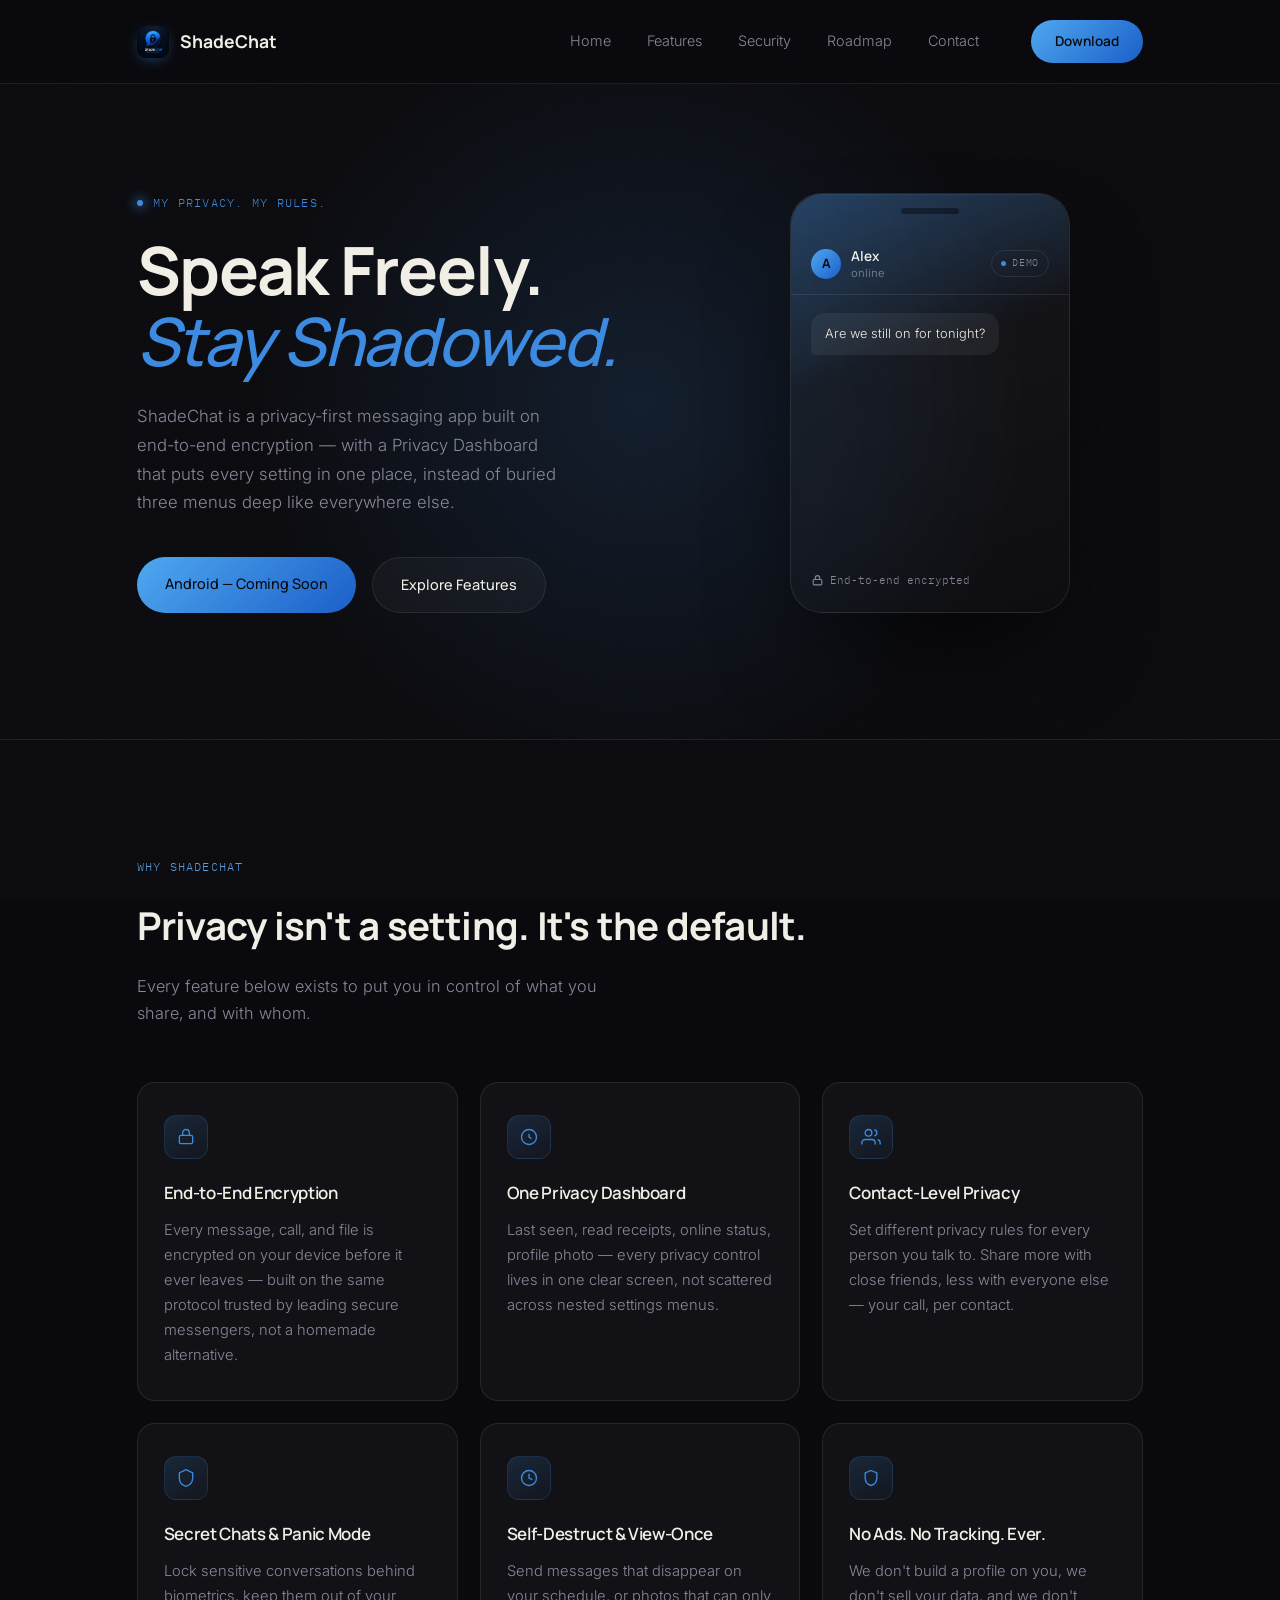
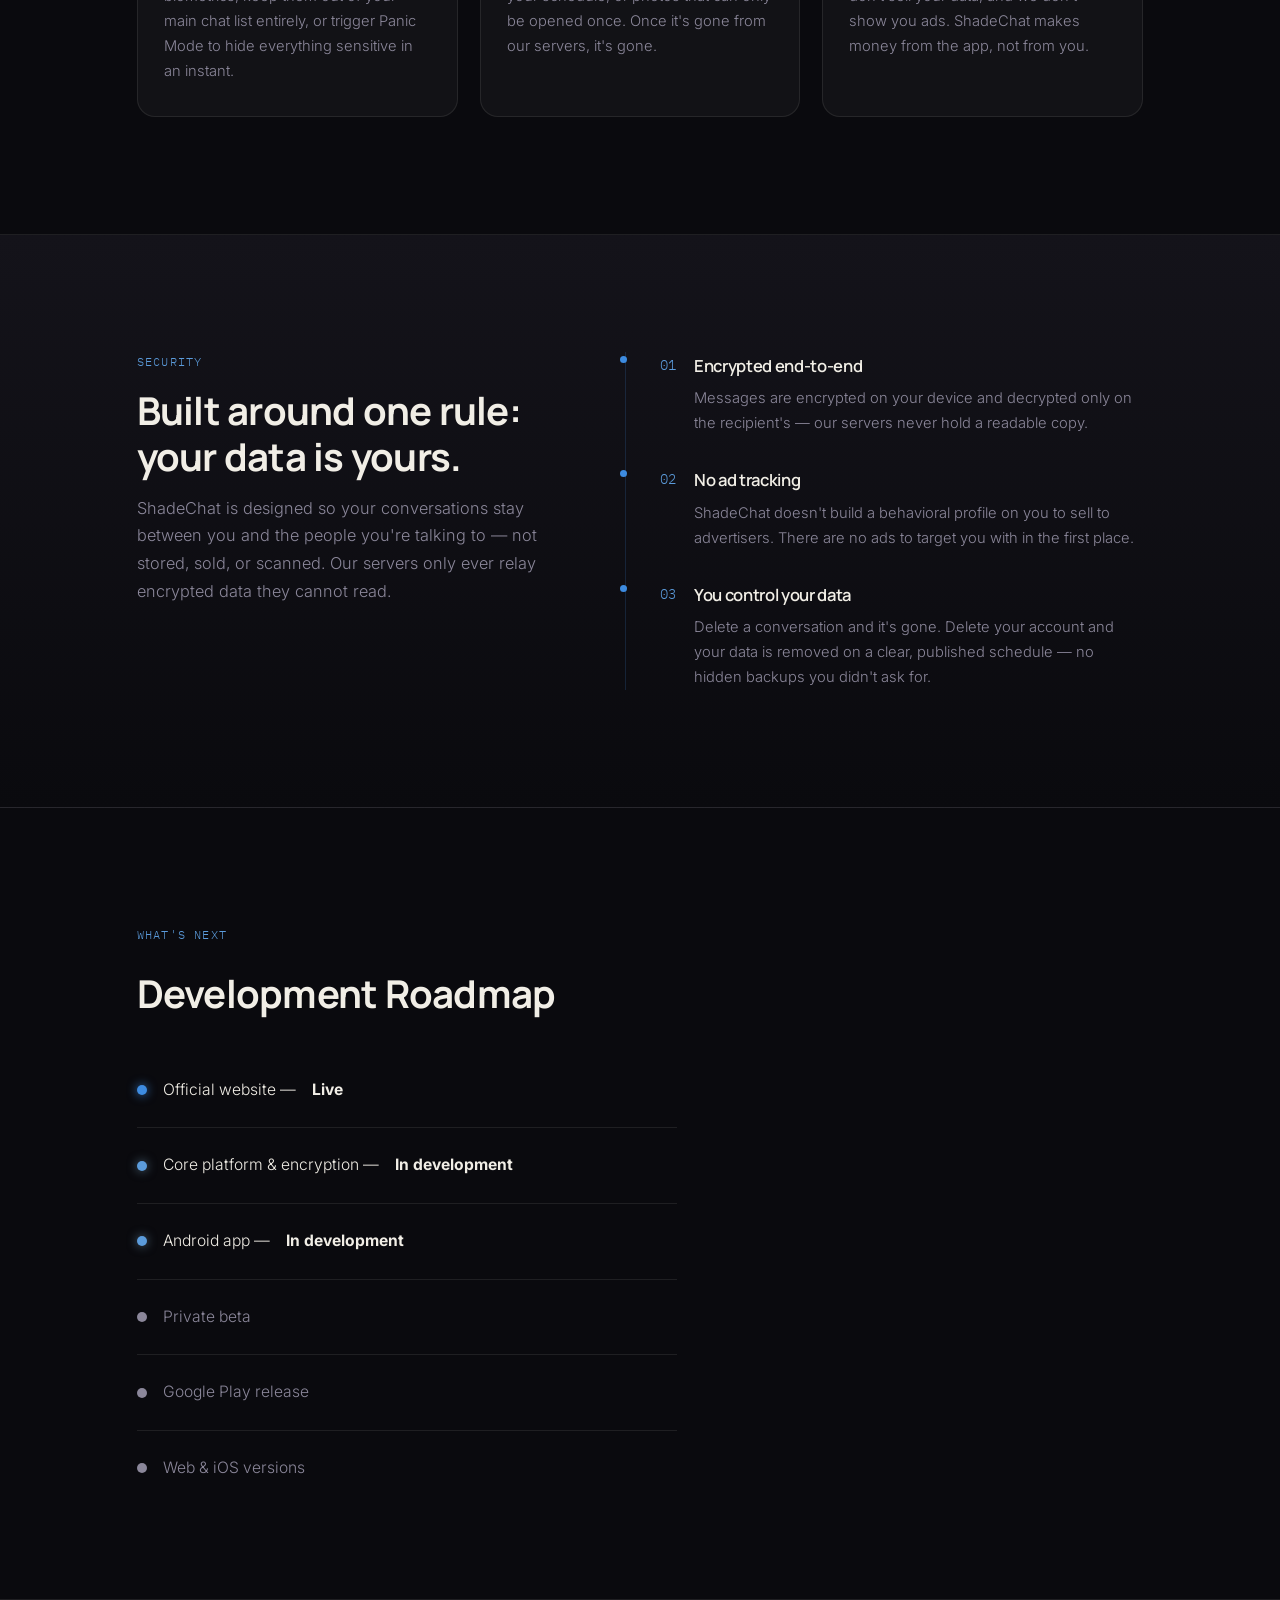
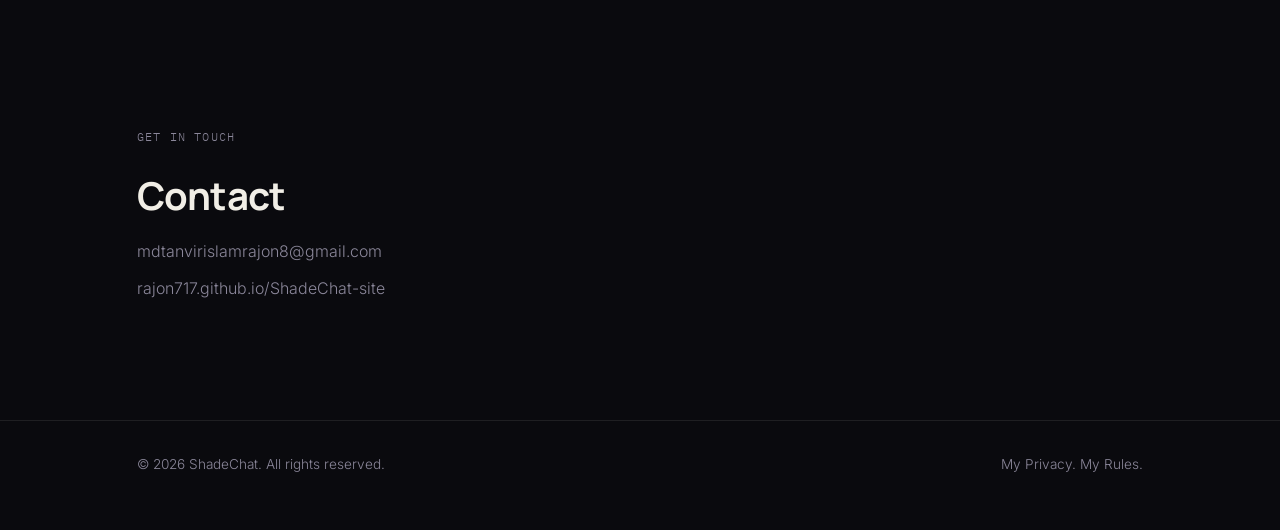
<file: index.html>
<!DOCTYPE html>
<html lang="en">
<head>
<meta charset="UTF-8">
<meta name="viewport" content="width=device-width, initial-scale=1.0">
<title>ShadeChat | Speak Freely. Stay Shadowed.</title>
<meta name="description" content="ShadeChat is a privacy-first messaging app built on end-to-end encryption, a Privacy Dashboard you control, Secret Chats, and Panic Mode. My Privacy. My Rules.">
<meta name="robots" content="index, follow">
<meta name="author" content="MD Tanvir Islam Rajon">
<meta name="keywords" content="ShadeChat, secure messaging, private chat, encrypted chat, privacy app">
<meta property="og:title" content="ShadeChat">
<meta property="og:description" content="Privacy-first messaging app">
<meta property="og:image" content="logo.png">
<meta property="og:type" content="website">
<link rel="icon" href="logo.png" type="image/png">
<link rel="stylesheet" href="style.css">
<link rel="preconnect" href="https://fonts.googleapis.com">
<link rel="preconnect" href="https://fonts.gstatic.com" crossorigin>
<link href="https://fonts.googleapis.com/css2?family=Manrope:wght@400;500;600;700;800&family=Inter:wght@300;400;500&family=IBM+Plex+Mono:wght@400;500&display=swap" rel="stylesheet">
</head>
<body>

<div class="grain" aria-hidden="true"></div>

<header class="header">
  <div class="container nav-inner">
    <a href="#home" class="logo">
      <img src="logo.png" alt="ShadeChat" class="logo-mark">
      <span>ShadeChat</span>
    </a>

    <nav class="nav" id="site-nav">
      <a href="#home">Home</a>
      <a href="#features">Features</a>
      <a href="#security">Security</a>
      <a href="#roadmap">Roadmap</a>
      <a href="#contact">Contact</a>
    </nav>

    <a href="#" class="download-btn">Download</a>

    <button class="nav-toggle" id="nav-toggle" aria-label="Toggle menu" aria-expanded="false">
      <span></span><span></span><span></span>
    </button>
  </div>
</header>

<main>

  <section id="home" class="hero">
    <div class="hero-glow" aria-hidden="true"></div>
    <div class="container hero-inner">
      <div class="hero-content reveal">
        <p class="eyebrow"><span class="dot-pulse"></span>My Privacy. My Rules.</p>
        <h1>Speak Freely.<br><span class="italic">Stay Shadowed.</span></h1>
        <p class="hero-sub">
          ShadeChat is a privacy-first messaging app built on end-to-end encryption —
          with a Privacy Dashboard that puts every setting in one place, instead of
          buried three menus deep like everywhere else.
        </p>
        <div class="hero-buttons">
          <a href="#" class="btn-primary">Android — Coming Soon</a>
          <a href="#features" class="btn-secondary">Explore Features</a>
        </div>
      </div>

      <div class="hero-visual reveal" aria-hidden="true">
        <div class="device">
          <div class="device-rim"></div>
          <div class="device-notch"></div>

          <div class="device-header">
            <div class="avatar">A</div>
            <div class="device-header-text">
              <span class="contact-name">Alex</span>
              <span class="contact-status" id="statusText">online</span>
            </div>
            <div class="live-badge"><span class="live-dot"></span>DEMO</div>
          </div>

          <div class="device-body" id="chatBody"></div>

          <div class="phone-lock">
            <svg viewBox="0 0 24 24" width="13" height="13" fill="none" stroke="currentColor" stroke-width="2">
              <rect x="4" y="10" width="16" height="10" rx="2"></rect>
              <path d="M8 10V7a4 4 0 0 1 8 0v3"></path>
            </svg>
            <span>End-to-end encrypted</span>
          </div>
        </div>
      </div>
    </div>
  </section>

  <section id="features" class="features">
    <div class="container">
      <p class="section-eyebrow reveal">Why ShadeChat</p>
      <h2 class="reveal">Privacy isn't a setting. It's the default.</h2>
      <p class="section-subtitle reveal">Every feature below exists to put you in control of what you share, and with whom.</p>

      <div class="features-grid">
        <div class="feature-card reveal">
          <div class="feature-icon">
            <svg viewBox="0 0 24 24" width="20" height="20" fill="none" stroke="currentColor" stroke-width="1.6">
              <rect x="4" y="10" width="16" height="10" rx="2"></rect>
              <path d="M8 10V7a4 4 0 0 1 8 0v3"></path>
            </svg>
          </div>
          <h3>End-to-End Encryption</h3>
          <p>Every message, call, and file is encrypted on your device before it ever leaves — built on the same protocol trusted by leading secure messengers, not a homemade alternative.</p>
        </div>

        <div class="feature-card reveal">
          <div class="feature-icon">
            <svg viewBox="0 0 24 24" width="20" height="20" fill="none" stroke="currentColor" stroke-width="1.6">
              <circle cx="12" cy="12" r="9"></circle>
              <path d="M12 8v4l3 2"></path>
            </svg>
          </div>
          <h3>One Privacy Dashboard</h3>
          <p>Last seen, read receipts, online status, profile photo — every privacy control lives in one clear screen, not scattered across nested settings menus.</p>
        </div>

        <div class="feature-card reveal">
          <div class="feature-icon">
            <svg viewBox="0 0 24 24" width="20" height="20" fill="none" stroke="currentColor" stroke-width="1.6">
              <path d="M17 21v-2a4 4 0 0 0-4-4H5a4 4 0 0 0-4 4v2"></path>
              <circle cx="9" cy="7" r="4"></circle>
              <path d="M23 21v-2a4 4 0 0 0-3-3.87"></path>
              <path d="M16 3.13a4 4 0 0 1 0 7.75"></path>
            </svg>
          </div>
          <h3>Contact-Level Privacy</h3>
          <p>Set different privacy rules for every person you talk to. Share more with close friends, less with everyone else — your call, per contact.</p>
        </div>

        <div class="feature-card reveal">
          <div class="feature-icon">
            <svg viewBox="0 0 24 24" width="20" height="20" fill="none" stroke="currentColor" stroke-width="1.6">
              <path d="M12 2l8 4v6c0 5.5-3.8 8.7-8 10-4.2-1.3-8-4.5-8-10V6l8-4z"></path>
            </svg>
          </div>
          <h3>Secret Chats &amp; Panic Mode</h3>
          <p>Lock sensitive conversations behind biometrics, keep them out of your main chat list entirely, or trigger Panic Mode to hide everything sensitive in an instant.</p>
        </div>

        <div class="feature-card reveal">
          <div class="feature-icon">
            <svg viewBox="0 0 24 24" width="20" height="20" fill="none" stroke="currentColor" stroke-width="1.6">
              <circle cx="12" cy="12" r="9"></circle>
              <path d="M12 7v5l4 2"></path>
            </svg>
          </div>
          <h3>Self-Destruct &amp; View-Once</h3>
          <p>Send messages that disappear on your schedule, or photos that can only be opened once. Once it's gone from our servers, it's gone.</p>
        </div>

        <div class="feature-card reveal">
          <div class="feature-icon">
            <svg viewBox="0 0 24 24" width="20" height="20" fill="none" stroke="currentColor" stroke-width="1.6">
              <path d="M12 3l7 3v6c0 5-3.5 8-7 9-3.5-1-7-4-7-9V6l7-3z"></path>
            </svg>
          </div>
          <h3>No Ads. No Tracking. Ever.</h3>
          <p>We don't build a profile on you, we don't sell your data, and we don't show you ads. ShadeChat makes money from the app, not from you.</p>
        </div>
      </div>
    </div>
  </section>

  <section id="security" class="security">
    <div class="container security-inner">
      <div class="security-text reveal">
        <p class="section-eyebrow">Security</p>
        <h2>Built around one rule:<br>your data is yours.</h2>
        <p class="section-subtitle">
          ShadeChat is designed so your conversations stay between you and the
          people you're talking to — not stored, sold, or scanned. Our servers
          only ever relay encrypted data they cannot read.
        </p>
      </div>

      <ol class="security-list">
        <li class="reveal">
          <span class="num">01</span>
          <div>
            <h3>Encrypted end-to-end</h3>
            <p>Messages are encrypted on your device and decrypted only on the recipient's — our servers never hold a readable copy.</p>
          </div>
        </li>
        <li class="reveal">
          <span class="num">02</span>
          <div>
            <h3>No ad tracking</h3>
            <p>ShadeChat doesn't build a behavioral profile on you to sell to advertisers. There are no ads to target you with in the first place.</p>
          </div>
        </li>
        <li class="reveal">
          <span class="num">03</span>
          <div>
            <h3>You control your data</h3>
            <p>Delete a conversation and it's gone. Delete your account and your data is removed on a clear, published schedule — no hidden backups you didn't ask for.</p>
          </div>
        </li>
      </ol>
    </div>
  </section>

  <section id="roadmap" class="roadmap">
    <div class="container">
      <p class="section-eyebrow reveal">What's next</p>
      <h2 class="reveal">Development Roadmap</h2>

      <ol class="timeline">
        <li class="done reveal"><span class="dot"></span>Official website — <strong>Live</strong></li>
        <li class="active reveal"><span class="dot"></span>Core platform &amp; encryption — <strong>In development</strong></li>
        <li class="active reveal"><span class="dot"></span>Android app — <strong>In development</strong></li>
        <li class="reveal"><span class="dot"></span>Private beta</li>
        <li class="reveal"><span class="dot"></span>Google Play release</li>
        <li class="reveal"><span class="dot"></span>Web &amp; iOS versions</li>
      </ol>
    </div>
  </section>

  <section id="contact" class="contact">
    <div class="container reveal">
      <p class="section-eyebrow">Get in touch</p>
      <h2>Contact</h2>
      <p><a href="mailto:mdtanvirislamrajon8@gmail.com">mdtanvirislamrajon8@gmail.com</a></p>
      <p><a href="https://rajon717.github.io/ShadeChat-site/">rajon717.github.io/ShadeChat-site</a></p>
    </div>
  </section>

</main>

<footer class="footer">
  <div class="container footer-inner">
    <p>&copy; 2026 ShadeChat. All rights reserved.</p>
    <p>My Privacy. My Rules.</p>
  </div>
</footer>

<script>
  // ---- Nav toggle ----
  const toggle = document.getElementById('nav-toggle');
  const nav = document.getElementById('site-nav');
  toggle.addEventListener('click', () => {
    const open = nav.classList.toggle('open');
    toggle.setAttribute('aria-expanded', open);
  });
  nav.querySelectorAll('a').forEach(link =>
    link.addEventListener('click', () => {
      nav.classList.remove('open');
      toggle.setAttribute('aria-expanded', false);
    })
  );

  // ---- Scroll reveal ----
  const revealEls = document.querySelectorAll('.reveal');
  const io = new IntersectionObserver((entries) => {
    entries.forEach(entry => {
      if (entry.isIntersecting) {
        entry.target.classList.add('in-view');
        io.unobserve(entry.target);
      }
    });
  }, { threshold: 0.15 });
  revealEls.forEach(el => io.observe(el));

  // ---- Animated looping chat demo ----
  const script = [
    { from: 'them', text: 'Are we still on for tonight?' },
    { from: 'me',   text: 'Locked in. See you at 8.' },
    { from: 'them', text: 'Perfect. Sending the address now.' },
    { from: 'me',   text: 'Got it — see you soon 🔒' },
  ];

  const chatBody = document.getElementById('chatBody');
  const statusText = document.getElementById('statusText');
  const reducedMotion = window.matchMedia('(prefers-reduced-motion: reduce)').matches;

  function wait(ms){ return new Promise(res => setTimeout(res, ms)); }

  function addBubble(msg){
    const bubble = document.createElement('div');
    bubble.className = 'device-msg ' + msg.from;
    bubble.textContent = msg.text;
    chatBody.appendChild(bubble);
    chatBody.scrollTop = chatBody.scrollHeight;
  }

  function addTyping(){
    const typing = document.createElement('div');
    typing.className = 'device-msg them typing-bubble';
    typing.innerHTML = '<i></i><i></i><i></i>';
    chatBody.appendChild(typing);
    chatBody.scrollTop = chatBody.scrollHeight;
    return typing;
  }

  async function playDemo(){
    if (reducedMotion){
      script.forEach(addBubble);
      return;
    }
    while (true){
      chatBody.innerHTML = '';
      statusText.textContent = 'online';
      await wait(500);

      for (const msg of script){
        if (msg.from === 'them'){
          statusText.textContent = 'typing…';
          const typingEl = addTyping();
          await wait(1100);
          typingEl.remove();
          statusText.textContent = 'online';
        } else {
          await wait(400);
        }
        addBubble(msg);
        await wait(900);
      }

      await wait(2200);

      chatBody.classList.add('fade-out');
      await wait(500);
      chatBody.classList.remove('fade-out');
    }
  }

  playDemo();
</script>

</body>
</html>
</file>
<file: style.css>
:root{
  --obsidian: #0A0A0E;
  --surface: rgba(255,255,255,0.035);
  --surface-solid: #14131A;
  --blue-light: #4FA8F0;
  --blue-deep: #1B5FC8;
  --blue-mid: #3D8BE0;
  --blue-soft: rgba(61,139,224,0.18);
  --accent-gradient: linear-gradient(135deg, var(--blue-light), var(--blue-deep));
  --steel: #5B9BDB;
  --paper: #F1EEE6;
  --muted: #8B879A;
  --border: rgba(241,238,230,0.09);
}

*{ margin:0; padding:0; box-sizing:border-box; }

html{ scroll-behavior:smooth; }

body{
  background: var(--obsidian);
  color: var(--paper);
  font-family: 'Inter', sans-serif;
  font-weight: 300;
  line-height: 1.7;
  position: relative;
}

a{ color: inherit; text-decoration: none; }

h1,h2,h3{
  font-family: 'Manrope', sans-serif;
  font-weight: 700;
  letter-spacing: -0.02em;
}

.italic{
  font-style: italic;
  font-weight: 500;
  color: var(--blue-mid);
}

.container{
  max-width: 1160px;
  margin: 0 auto;
  padding: 0 6vw;
  position: relative;
}

.grain{
  position: fixed;
  inset: 0;
  z-index: 1;
  pointer-events: none;
  opacity: 0.035;
  background-image: url("data:image/svg+xml,%3Csvg xmlns='http://www.w3.org/2000/svg' width='100' height='100'%3E%3Cfilter id='n'%3E%3CfeTurbulence type='fractalNoise' baseFrequency='0.9' numOctaves='2' stitchTiles='stitch'/%3E%3C/filter%3E%3Crect width='100%25' height='100%25' filter='url(%23n)'/%3E%3C/svg%3E");
}

.reveal{
  opacity: 0;
  transform: translateY(18px);
  transition: opacity 0.7s ease, transform 0.7s ease;
}

.reveal.in-view{ opacity: 1; transform: translateY(0); }

/* ---------- Header ---------- */
.header{
  position: sticky;
  top: 0;
  z-index: 50;
  background: rgba(10,10,14,0.72);
  backdrop-filter: blur(14px) saturate(140%);
  border-bottom: 1px solid var(--border);
}

.nav-inner{
  display: flex;
  align-items: center;
  justify-content: space-between;
  padding: 20px 6vw;
  gap: 24px;
}

.logo{
  display: flex;
  align-items: center;
  gap: 11px;
  font-family: 'Manrope', sans-serif;
  font-weight: 700;
  font-size: 1.1rem;
  flex-shrink: 0;
}

.logo-mark{
  width: 32px;
  height: 32px;
  border-radius: 9px;
  object-fit: cover;
  display: flex;
  align-items: center;
  justify-content: center;
  font-family: 'Manrope', sans-serif;
  font-weight: 800;
  font-size: 0.95rem;
  color: var(--obsidian);
  box-shadow: 0 4px 14px -4px rgba(61,139,224,0.5);
  flex-shrink: 0;
}

.nav{
  display: flex;
  gap: 36px;
  margin-left: auto;
}

.nav a{
  font-size: 0.9rem;
  color: var(--muted);
  transition: color 0.2s ease;
}

.nav a:hover{ color: var(--paper); }

.download-btn{
  background: var(--accent-gradient);
  color: var(--obsidian);
  font-family: 'Manrope', sans-serif;
  font-weight: 600;
  font-size: 0.85rem;
  padding: 10px 24px;
  border-radius: 100px;
  margin-left: 28px;
  transition: transform 0.2s ease, box-shadow 0.2s ease;
  flex-shrink: 0;
}

.download-btn:hover{
  transform: translateY(-1px);
  box-shadow: 0 10px 26px -6px rgba(61,139,224,0.55);
}

.nav-toggle{
  display: none;
  flex-direction: column;
  gap: 5px;
  background: none;
  border: none;
  cursor: pointer;
  padding: 6px;
}

.nav-toggle span{
  width: 22px;
  height: 2px;
  background: var(--paper);
  display: block;
}

/* ---------- Hero ---------- */
.hero{
  padding: 12vh 0 14vh;
  position: relative;
  overflow: hidden;
}

.hero-glow{
  position: absolute;
  top: -20%;
  left: 50%;
  width: 900px;
  height: 900px;
  transform: translateX(-50%);
  background: radial-gradient(circle, rgba(61,139,224,0.14), transparent 60%);
  pointer-events: none;
  z-index: 0;
}

.hero-inner{
  display: grid;
  grid-template-columns: 1.1fr 0.9fr;
  align-items: center;
  gap: 60px;
  position: relative;
  z-index: 1;
}

.eyebrow{
  font-family: 'IBM Plex Mono', monospace;
  font-size: 0.78rem;
  letter-spacing: 0.1em;
  text-transform: uppercase;
  color: var(--blue-mid);
  margin-bottom: 22px;
  display: flex;
  align-items: center;
  gap: 10px;
}

.dot-pulse{
  width: 6px;
  height: 6px;
  border-radius: 50%;
  background: var(--blue-mid);
  box-shadow: 0 0 12px 2px rgba(61,139,224,0.7);
  animation: pulse 2.4s ease-in-out infinite;
}

@keyframes pulse{
  0%,100%{ opacity: 1; }
  50%{ opacity: 0.35; }
}

.hero h1{
  font-size: clamp(2.7rem, 5.2vw, 4.4rem);
  line-height: 1.06;
}

.hero-sub{
  margin-top: 26px;
  color: var(--muted);
  font-size: 1.05rem;
  max-width: 42ch;
}

.hero-buttons{
  margin-top: 40px;
  display: flex;
  gap: 16px;
  flex-wrap: wrap;
}

.btn-primary, .btn-secondary{
  padding: 15px 28px;
  border-radius: 100px;
  font-size: 0.9rem;
  font-family: 'Manrope', sans-serif;
  font-weight: 500;
  display: inline-block;
  transition: transform 0.2s ease, box-shadow 0.2s ease, border-color 0.2s ease;
}

.btn-primary{
  background: var(--accent-gradient);
  color: var(--obsidian);
}

.btn-primary:hover{
  transform: translateY(-2px);
  box-shadow: 0 14px 34px -10px rgba(61,139,224,0.5);
}

.btn-secondary{
  border: 1px solid var(--border);
  color: var(--paper);
  background: var(--surface);
}

.btn-secondary:hover{ border-color: var(--blue-mid); color: var(--blue-mid); }

/* ---------- Hero animated device demo ---------- */
.hero-visual{ display: flex; justify-content: center; }

.device{
  width: 280px;
  background: linear-gradient(160deg, rgba(255,255,255,0.05), rgba(255,255,255,0.01));
  backdrop-filter: blur(6px);
  border: 1px solid var(--border);
  border-radius: 32px;
  padding: 34px 0 22px;
  box-shadow: 0 50px 100px -30px rgba(0,0,0,0.7), inset 0 1px 0 rgba(255,255,255,0.06);
  position: relative;
  min-height: 420px;
  display: flex;
  flex-direction: column;
}

.device-rim{
  position: absolute;
  inset: 0;
  border-radius: 32px;
  background: linear-gradient(160deg, rgba(61,139,224,0.35), transparent 40%);
  -webkit-mask: linear-gradient(#fff 0 0) content-box, linear-gradient(#fff 0 0);
  mask: linear-gradient(#fff 0 0) content-box, linear-gradient(#fff 0 0);
  padding: 1px;
  pointer-events: none;
}

.device-notch{
  position: absolute;
  top: 14px;
  left: 50%;
  transform: translateX(-50%);
  width: 58px;
  height: 6px;
  background: rgba(0,0,0,0.4);
  border-radius: 100px;
}

.device-header{
  display: flex;
  align-items: center;
  gap: 10px;
  padding: 20px 20px 14px;
  border-bottom: 1px solid var(--border);
  position: relative;
  z-index: 1;
}

.avatar{
  width: 30px;
  height: 30px;
  border-radius: 50%;
  background: var(--accent-gradient);
  color: var(--obsidian);
  font-family: 'Manrope', sans-serif;
  font-weight: 700;
  font-size: 0.8rem;
  display: flex;
  align-items: center;
  justify-content: center;
  flex-shrink: 0;
}

.device-header-text{
  display: flex;
  flex-direction: column;
  line-height: 1.3;
}

.contact-name{
  font-family: 'Manrope', sans-serif;
  font-weight: 600;
  font-size: 0.85rem;
}

.contact-status{
  font-size: 0.7rem;
  color: var(--muted);
}

.live-badge{
  margin-left: auto;
  display: flex;
  align-items: center;
  gap: 6px;
  font-family: 'IBM Plex Mono', monospace;
  font-size: 0.62rem;
  letter-spacing: 0.08em;
  color: var(--muted);
  border: 1px solid var(--border);
  padding: 4px 9px;
  border-radius: 100px;
}

.live-dot{
  width: 5px;
  height: 5px;
  border-radius: 50%;
  background: var(--blue-mid);
  animation: pulse 1.8s ease-in-out infinite;
}

.device-body{
  flex: 1;
  padding: 18px 20px;
  display: flex;
  flex-direction: column;
  gap: 10px;
  overflow: hidden;
  position: relative;
  z-index: 1;
  transition: opacity 0.5s ease;
}

.device-body.fade-out{ opacity: 0; }

.device-msg{
  font-size: 0.8rem;
  padding: 10px 14px;
  border-radius: 14px;
  max-width: 82%;
  animation: rise 0.4s ease;
}

.device-msg.them{
  background: rgba(255,255,255,0.06);
  color: var(--paper);
  align-self: flex-start;
  border-bottom-left-radius: 4px;
}

.device-msg.me{
  background: var(--accent-gradient);
  color: var(--obsidian);
  align-self: flex-end;
  border-bottom-right-radius: 4px;
}

@keyframes rise{
  from{ opacity: 0; transform: translateY(8px); }
  to{ opacity: 1; transform: translateY(0); }
}

.typing-bubble{
  display: flex;
  gap: 4px;
  align-items: center;
  padding: 12px 16px;
}

.typing-bubble i{
  width: 5px;
  height: 5px;
  border-radius: 50%;
  background: var(--muted);
  animation: bounce 1.2s ease-in-out infinite;
}

.typing-bubble i:nth-child(2){ animation-delay: 0.15s; }
.typing-bubble i:nth-child(3){ animation-delay: 0.3s; }

@keyframes bounce{
  0%,60%,100%{ transform: translateY(0); opacity: 0.5; }
  30%{ transform: translateY(-4px); opacity: 1; }
}

.phone-lock{
  display: flex;
  align-items: center;
  gap: 6px;
  font-family: 'IBM Plex Mono', monospace;
  font-size: 0.66rem;
  color: var(--muted);
  padding: 12px 20px 0;
  position: relative;
  z-index: 1;
}

/* ---------- Section heads ---------- */
.section-eyebrow{
  font-family: 'IBM Plex Mono', monospace;
  font-size: 0.75rem;
  letter-spacing: 0.1em;
  text-transform: uppercase;
  color: var(--steel);
  margin-bottom: 16px;
}

.features h2, .security h2, .roadmap h2, .contact h2{
  font-size: clamp(1.9rem, 3vw, 2.5rem);
}

.section-subtitle{
  color: var(--muted);
  margin-top: 14px;
  max-width: 48ch;
  font-size: 1.02rem;
}

/* ---------- Features ---------- */
.features{
  padding: 13vh 0;
  border-top: 1px solid var(--border);
}

.features-grid{
  margin-top: 54px;
  display: grid;
  grid-template-columns: repeat(3, 1fr);
  gap: 22px;
}

.feature-card{
  background: var(--surface);
  border: 1px solid var(--border);
  border-radius: 18px;
  padding: 32px 26px;
  transition: transform 0.25s ease, border-color 0.25s ease, background 0.25s ease;
}

.feature-card:hover{
  transform: translateY(-4px);
  border-color: var(--blue-soft);
  background: rgba(255,255,255,0.05);
}

.feature-icon{
  width: 44px;
  height: 44px;
  border-radius: 12px;
  background: linear-gradient(150deg, rgba(61,139,224,0.18), rgba(61,139,224,0.04));
  border: 1px solid var(--blue-soft);
  color: var(--blue-mid);
  display: flex;
  align-items: center;
  justify-content: center;
  margin-bottom: 20px;
}

.feature-card h3{
  font-size: 1.06rem;
  margin-bottom: 10px;
  font-weight: 600;
}

.feature-card p{
  color: var(--muted);
  font-size: 0.92rem;
  font-weight: 300;
}

/* ---------- Security ---------- */
.security{
  padding: 13vh 0;
  background: linear-gradient(180deg, var(--surface-solid), var(--obsidian));
  border-top: 1px solid var(--border);
  border-bottom: 1px solid var(--border);
}

.security h2{ line-height: 1.2; }

.security-inner{
  display: grid;
  grid-template-columns: 0.9fr 1.1fr;
  gap: 64px;
}

.security-list{
  list-style: none;
  display: flex;
  flex-direction: column;
  gap: 30px;
  border-left: 1px solid var(--blue-soft);
  padding-left: 34px;
}

.security-list li{
  display: flex;
  gap: 18px;
  align-items: flex-start;
  position: relative;
}

.security-list li::before{
  content: '';
  position: absolute;
  left: -40px;
  top: 4px;
  width: 7px;
  height: 7px;
  border-radius: 50%;
  background: var(--blue-mid);
}

.security-list .num{
  font-family: 'IBM Plex Mono', monospace;
  color: var(--steel);
  font-size: 0.85rem;
  padding-top: 2px;
}

.security-list h3{
  font-size: 1.04rem;
  margin-bottom: 6px;
  font-weight: 600;
}

.security-list p{
  color: var(--muted);
  font-size: 0.92rem;
}

/* ---------- Roadmap ---------- */
.roadmap{ padding: 13vh 0; }

.timeline{
  margin-top: 50px;
  list-style: none;
  display: flex;
  flex-direction: column;
  gap: 24px;
  max-width: 540px;
}

.timeline li{
  display: flex;
  align-items: center;
  gap: 16px;
  color: var(--muted);
  font-size: 0.98rem;
  padding-bottom: 24px;
  border-bottom: 1px solid var(--border);
}

.timeline li:last-child{ border-bottom: none; padding-bottom: 0; }

.timeline .dot{
  width: 10px;
  height: 10px;
  border-radius: 50%;
  background: var(--muted);
  flex-shrink: 0;
}

.timeline li.done{ color: var(--paper); }
.timeline li.done .dot{ background: var(--blue-mid); box-shadow: 0 0 10px 1px rgba(61,139,224,0.6); }
.timeline li.active .dot{ background: var(--steel); box-shadow: 0 0 10px 1px rgba(92,124,147,0.6); }
.timeline li.active{ color: var(--paper); }

/* ---------- Contact ---------- */
.contact{
  padding: 13vh 0;
  border-top: 1px solid var(--border);
}

.contact p{
  margin-top: 10px;
  color: var(--muted);
}

.contact a:hover{ color: var(--blue-mid); }

/* ---------- Footer ---------- */
.footer{
  border-top: 1px solid var(--border);
  padding: 32px 0 54px;
}

.footer-inner{
  display: flex;
  justify-content: space-between;
  flex-wrap: wrap;
  gap: 10px;
  font-size: 0.85rem;
  color: var(--muted);
}

/* ---------- Responsive ---------- */
@media (max-width: 900px){
  .hero-inner{ grid-template-columns: 1fr; }
  .hero-visual{ order: -1; }
  .device{ width: 260px; min-height: 400px; }
  .features-grid{ grid-template-columns: repeat(2, 1fr); }
  .security-inner{ grid-template-columns: 1fr; gap: 44px; }
}

@media (max-width: 720px){
  .nav{
    position: absolute;
    top: 100%;
    left: 0;
    right: 0;
    background: var(--surface-solid);
    flex-direction: column;
    padding: 22px 6vw;
    gap: 18px;
    border-bottom: 1px solid var(--border);
    display: none;
  }
  .nav.open{ display: flex; }
  .nav-toggle{ display: flex; }
  .download-btn{ display: none; }
  .features-grid{ grid-template-columns: 1fr; }
}

@media (prefers-reduced-motion: reduce){
  *{ transition: none !important; animation: none !important; }
  .reveal{ opacity: 1; transform: none; }
}

a:focus-visible, button:focus-visible{
  outline: 2px solid var(--blue-mid);
  outline-offset: 3px;
  }
</file>
